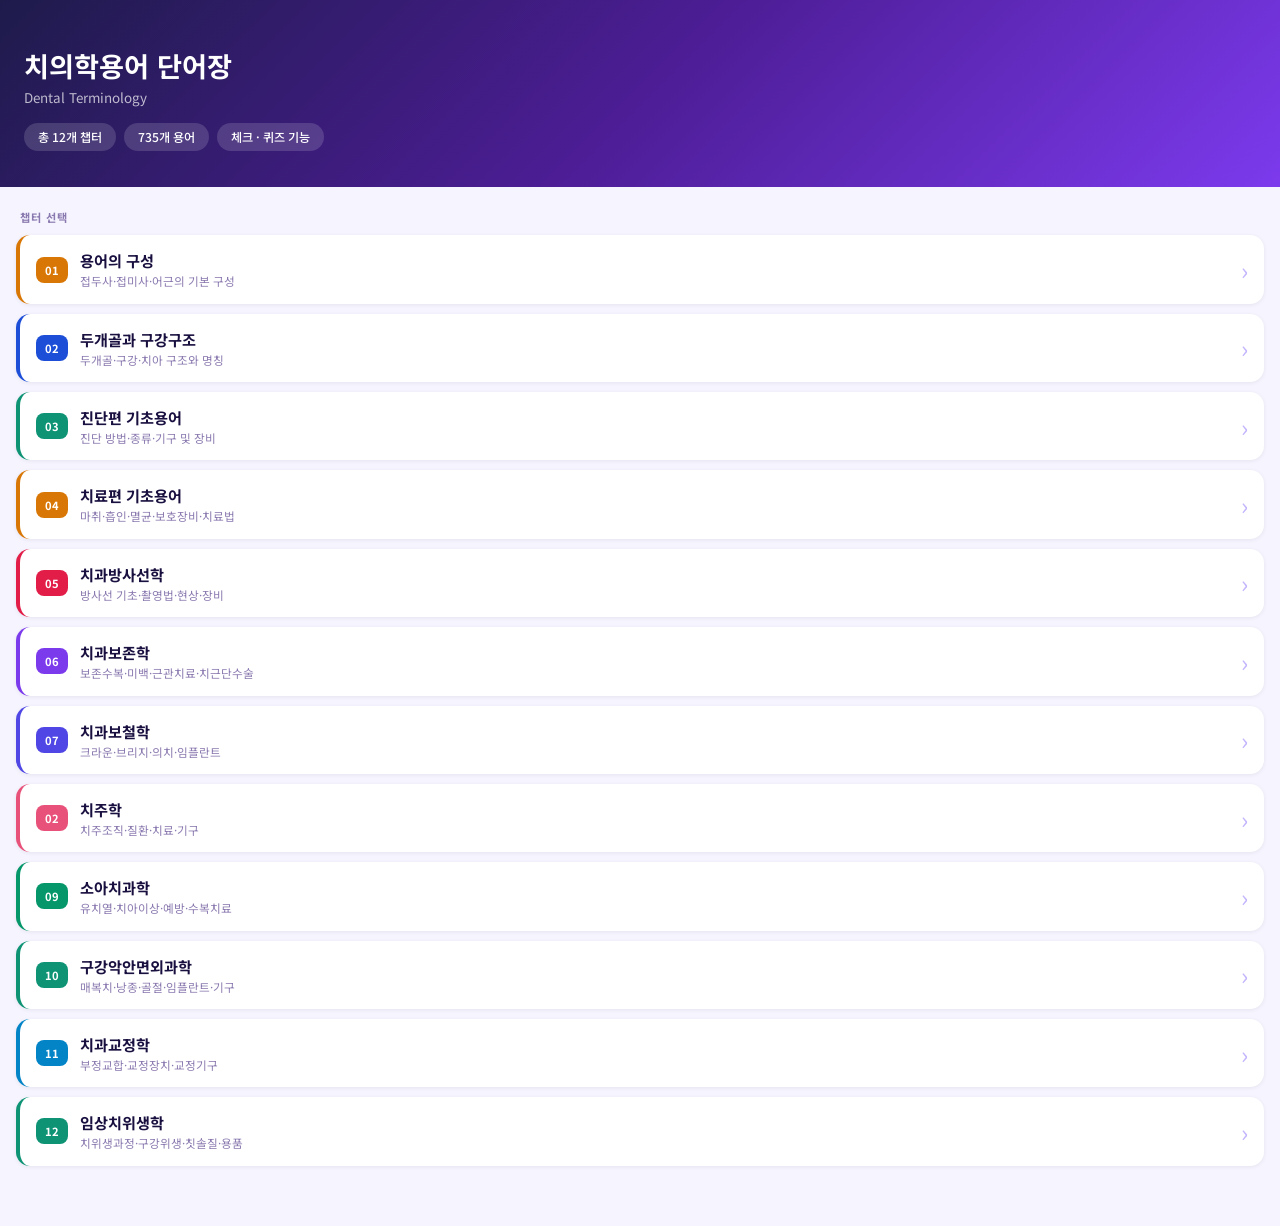
<file: assets/original.html>
<!DOCTYPE html>
<html lang="ko">
<head>
<meta charset="UTF-8">
<meta name="viewport" content="width=device-width, initial-scale=1.0">
<title>치의학용어 단어장</title>
<link href="https://fonts.googleapis.com/css2?family=Noto+Sans+KR:wght@400;500;700&display=swap" rel="stylesheet">
<style>
  *{margin:0;padding:0;box-sizing:border-box;-webkit-tap-highlight-color:transparent;}
  body{font-family:'Noto Sans KR',sans-serif;background:#f5f4ff;min-height:100vh;}
  #menuScreen{min-height:100vh;padding-bottom:40px;}
  .hero{background:linear-gradient(135deg,#1e1b4b 0%,#4c1d95 50%,#7c3aed 100%);padding:48px 24px 36px;color:#fff;}
  .hero-title{font-size:1.7rem;font-weight:700;line-height:1.3;margin-bottom:4px;}
  .hero-sub{font-size:0.84rem;opacity:0.7;margin-bottom:16px;}
  .hero-badges{display:flex;gap:8px;flex-wrap:wrap;}
  .hero-badge{background:rgba(255,255,255,0.15);border-radius:20px;padding:5px 14px;font-size:0.76rem;font-weight:500;}
  .section-label{padding:22px 20px 10px;font-size:0.7rem;font-weight:700;color:#8b7ab0;text-transform:uppercase;letter-spacing:1px;}
  .menu-list{padding:0 16px 20px;display:flex;flex-direction:column;gap:10px;}
  .menu-item{background:#fff;border-radius:14px;padding:14px 16px;display:flex;align-items:center;gap:12px;cursor:pointer;box-shadow:0 1px 4px rgba(0,0,0,0.07);transition:transform 0.12s;border-left:4px solid var(--c);user-select:none;}
  .menu-item:active{transform:scale(0.98);}
  .item-num{background:var(--c);color:#fff;border-radius:8px;padding:5px 9px;font-size:0.7rem;font-weight:700;white-space:nowrap;flex-shrink:0;}
  .item-info{flex:1;min-width:0;}
  .item-title{font-size:0.95rem;font-weight:700;color:#1a1040;margin-bottom:2px;}
  .item-desc{font-size:0.73rem;color:#8b7ab0;line-height:1.4;}
  .item-arrow{font-size:1.5rem;color:#c4b5fd;flex-shrink:0;}
  #pageScreen{display:none;position:fixed;inset:0;flex-direction:column;background:#fff;z-index:100;}
  #pageScreen.open{display:flex;}
  .page-header{background:#fff;border-bottom:2px solid #ede9fe;padding:12px 16px;display:flex;align-items:center;gap:12px;flex-shrink:0;}
  .back-btn{background:#ede9fe;border:none;border-radius:8px;padding:8px 14px;font-family:'Noto Sans KR';font-size:0.85rem;font-weight:700;color:#4c1d95;cursor:pointer;flex-shrink:0;}
  .back-btn:active{background:#ddd6fe;}
  .page-title-bar{font-size:0.9rem;font-weight:700;color:#1a1040;}
  #pageFrame{flex:1;border:none;width:100%;}
</style>
</head>
<body>
<div id="menuScreen">
  <div class="hero">
    <div class="hero-title">치의학용어 단어장</div>
    <div class="hero-sub">Dental Terminology</div>
    <div class="hero-badges">
      <span class="hero-badge">총 12개 챕터</span>
      <span class="hero-badge">735개 용어</span>
      <span class="hero-badge">체크 · 퀴즈 기능</span>
    </div>
  </div>
  <div class="section-label">챕터 선택</div>
  <div class="menu-list">
    <div class="menu-item" onclick="openPage('01')" style="--c:#d97706">
      <div class="item-num">01</div>
      <div class="item-info">
        <div class="item-title">용어의 구성</div>
        <div class="item-desc">접두사·접미사·어근의 기본 구성</div>
      </div>
      <div class="item-arrow">&#8250;</div>
    </div>
    <div class="menu-item" onclick="openPage('02')" style="--c:#1d4ed8">
      <div class="item-num">02</div>
      <div class="item-info">
        <div class="item-title">두개골과 구강구조</div>
        <div class="item-desc">두개골·구강·치아 구조와 명칭</div>
      </div>
      <div class="item-arrow">&#8250;</div>
    </div>
    <div class="menu-item" onclick="openPage('03')" style="--c:#0e9375">
      <div class="item-num">03</div>
      <div class="item-info">
        <div class="item-title">진단편 기초용어</div>
        <div class="item-desc">진단 방법·종류·기구 및 장비</div>
      </div>
      <div class="item-arrow">&#8250;</div>
    </div>
    <div class="menu-item" onclick="openPage('04')" style="--c:#d97706">
      <div class="item-num">04</div>
      <div class="item-info">
        <div class="item-title">치료편 기초용어</div>
        <div class="item-desc">마취·흡인·멸균·보호장비·치료법</div>
      </div>
      <div class="item-arrow">&#8250;</div>
    </div>
    <div class="menu-item" onclick="openPage('05')" style="--c:#e11d48">
      <div class="item-num">05</div>
      <div class="item-info">
        <div class="item-title">치과방사선학</div>
        <div class="item-desc">방사선 기초·촬영법·현상·장비</div>
      </div>
      <div class="item-arrow">&#8250;</div>
    </div>
    <div class="menu-item" onclick="openPage('06')" style="--c:#7c3aed">
      <div class="item-num">06</div>
      <div class="item-info">
        <div class="item-title">치과보존학</div>
        <div class="item-desc">보존수복·미백·근관치료·치근단수술</div>
      </div>
      <div class="item-arrow">&#8250;</div>
    </div>
    <div class="menu-item" onclick="openPage('07')" style="--c:#4f46e5">
      <div class="item-num">07</div>
      <div class="item-info">
        <div class="item-title">치과보철학</div>
        <div class="item-desc">크라운·브리지·의치·임플란트</div>
      </div>
      <div class="item-arrow">&#8250;</div>
    </div>
    <div class="menu-item" onclick="openPage('08')" style="--c:#e8527a">
      <div class="item-num">02</div>
      <div class="item-info">
        <div class="item-title">치주학</div>
        <div class="item-desc">치주조직·질환·치료·기구</div>
      </div>
      <div class="item-arrow">&#8250;</div>
    </div>
    <div class="menu-item" onclick="openPage('09')" style="--c:#059669">
      <div class="item-num">09</div>
      <div class="item-info">
        <div class="item-title">소아치과학</div>
        <div class="item-desc">유치열·치아이상·예방·수복치료</div>
      </div>
      <div class="item-arrow">&#8250;</div>
    </div>
    <div class="menu-item" onclick="openPage('10')" style="--c:#0e9375">
      <div class="item-num">10</div>
      <div class="item-info">
        <div class="item-title">구강악안면외과학</div>
        <div class="item-desc">매복치·낭종·골절·임플란트·기구</div>
      </div>
      <div class="item-arrow">&#8250;</div>
    </div>
    <div class="menu-item" onclick="openPage('11')" style="--c:#0284c7">
      <div class="item-num">11</div>
      <div class="item-info">
        <div class="item-title">치과교정학</div>
        <div class="item-desc">부정교합·교정장치·교정기구</div>
      </div>
      <div class="item-arrow">&#8250;</div>
    </div>
    <div class="menu-item" onclick="openPage('12')" style="--c:#0e9375">
      <div class="item-num">12</div>
      <div class="item-info">
        <div class="item-title">임상치위생학</div>
        <div class="item-desc">치위생과정·구강위생·칫솔질·용품</div>
      </div>
      <div class="item-arrow">&#8250;</div>
    </div>
  </div>
</div>
<div id="pageScreen">
  <div class="page-header">
    <button class="back-btn" onclick="goBack()">&#8249; 목록</button>
    <div class="page-title-bar" id="pageTitle"></div>
  </div>
  <iframe id="pageFrame"></iframe>
</div>
<script>
const PAGES = {
  "01": "[base64]",
  "02": "[base64]",
  "03": "[base64]",
  "04": "[base64]",
  "05": "[base64]",
  "06": "[base64]",
  "07": "[base64]",
  "08": "[base64]",
  "09": "[base64]",
  "10": "[base64]",
  "11": "PCFET0NUWVBFIGh0bWw+CjxodG1sIGxhbmc9ImtvIj4KPGhlYWQ+CjxtZXRhIGNoYXJzZXQ9IlVURi04Ij4KPG1ldGEgbmFtZT0idmlld3BvcnQiIGNvbnRlbnQ9IndpZHRoPWRldmljZS13aWR0aCwgaW5pdGlhbC1z;...",
  "12": "[base64]"
};

var LABELS = {"01": "용어의 구성", "02": "두개골과 구강구조", "03": "진단편 기초용어", "04": "치료편 기초용어", "05": "치과방사선학", "06": "치과보존학", "07": "치과보철학", "08": "치주학", "09": "소아치과학", "10": "구강악안면외과학", "11": "치과교정학", "12": "임상치위생학"};

function b64decode(b64) {
  var bin = atob(b64);
  var bytes = new Uint8Array(bin.length);
  for (var i = 0; i < bin.length; i++) bytes[i] = bin.charCodeAt(i);
  return new TextDecoder('utf-8').decode(bytes);
}

function openPage(key) {
  document.getElementById('pageTitle').textContent = LABELS[key];
  var frame = document.getElementById('pageFrame');
  var html = b64decode(PAGES[key]);
  frame.src = 'data:text/html;charset=utf-8,' + encodeURIComponent(html);
  document.getElementById('pageScreen').classList.add('open');
  window.scrollTo(0, 0);
}

function goBack() {
  document.getElementById('pageScreen').classList.remove('open');
  document.getElementById('pageFrame').src = 'about:blank';
}
</script>
</body>
</html>
</file>
